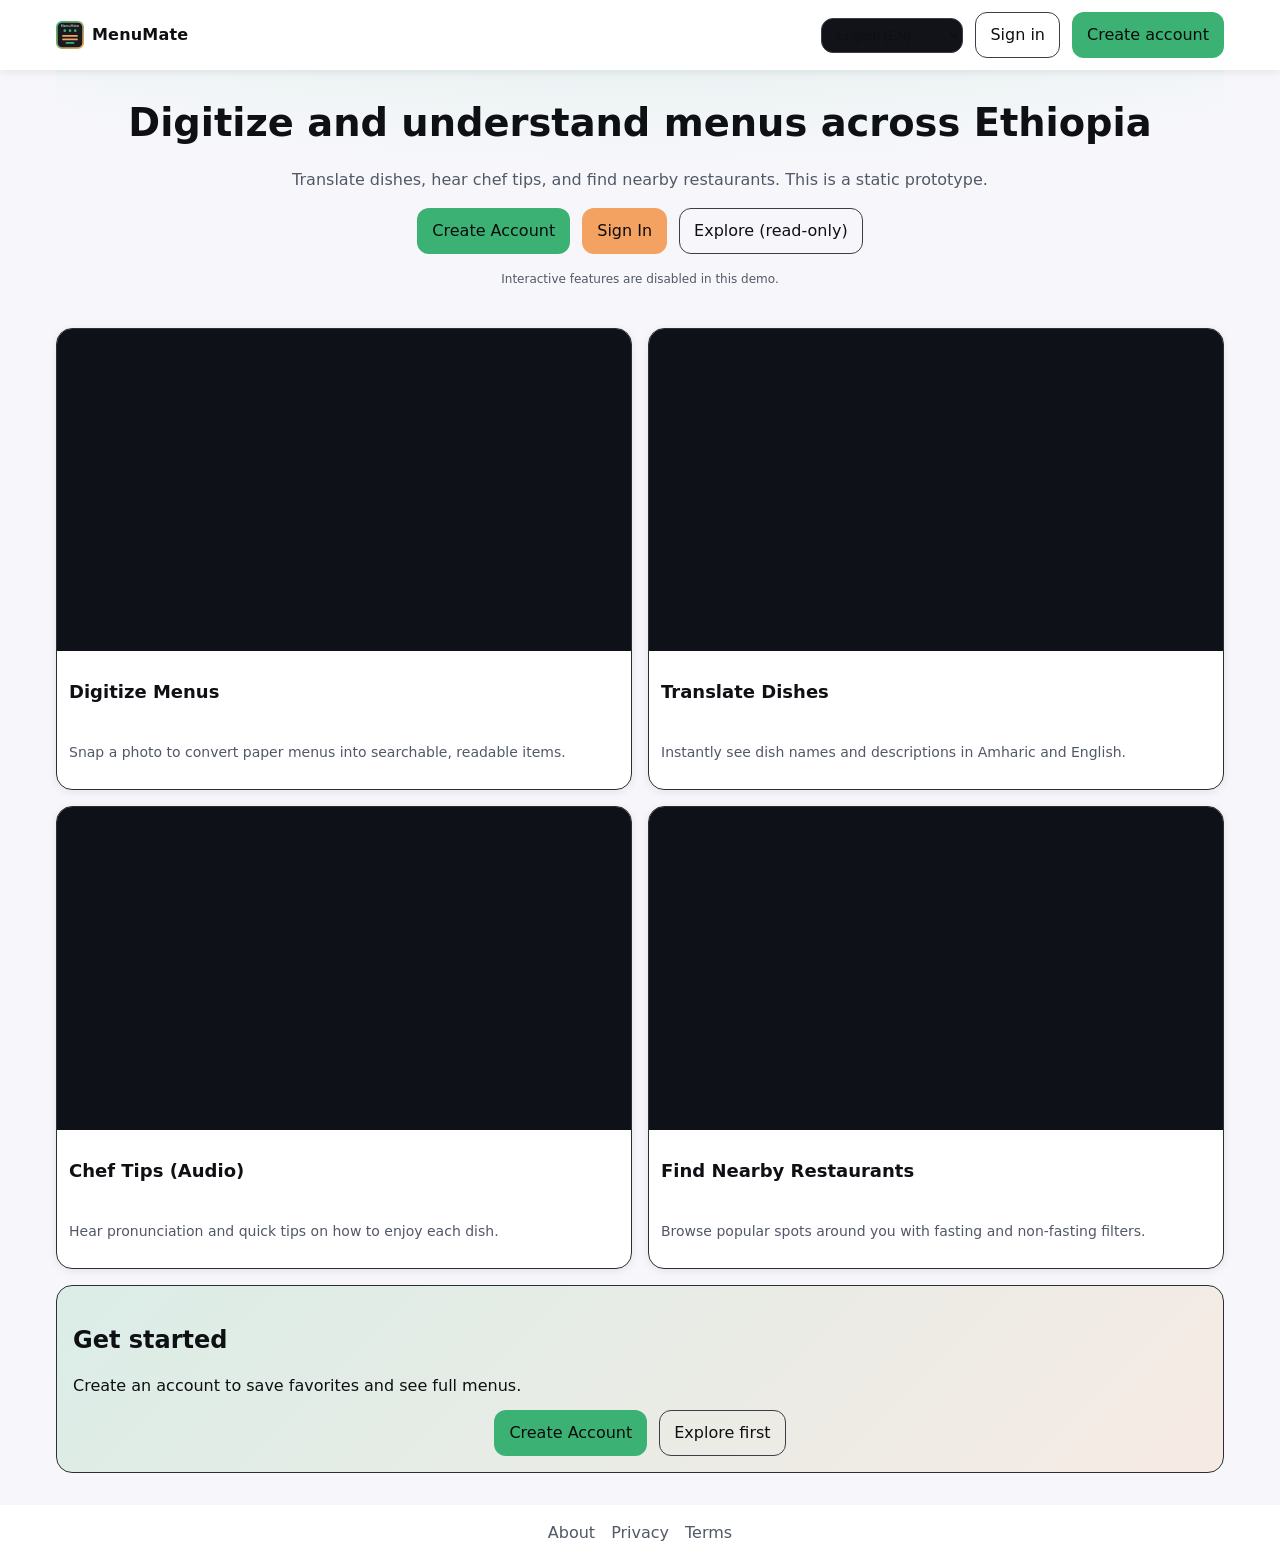
<file: index.html>
<!doctype html>
<html lang="en">
  <head>
    <meta charset="utf-8">
    <meta name="viewport" content="width=device-width, initial-scale=1">
    <title>MenuMate · Onboarding</title>
    <link rel="stylesheet" href="/styles.css">
  </head>
  <body>
    <a class="skip-link" href="#main">Skip to content</a>
    <header class="app-header" role="banner">
      <div class="bar container">
        <a class="brand" href="/index.html">
          <img src="/assets/logo.svg" alt="MenuMate logo" width="28" height="28">
          <span>MenuMate</span>
        </a>
        <div class="header-actions">
          <label class="visually-hidden" for="lang">Language</label>
          <select id="lang" class="lang-select" aria-label="Language selector">
            <option selected>English (EN)</option>
            <option>Amharic (አማርኛ)</option>
          </select>
          <a class="btn btn-ghost" href="/signin.html">Sign in</a>
          <a class="btn btn-primary" href="/signup.html">Create account</a>
        </div>
      </div>
    </header>

    <main id="main" class="container flow">
      <section class="hero" aria-labelledby="tagline">
        <h1 id="tagline">Digitize and understand menus across Ethiopia</h1>
        <p>Translate dishes, hear chef tips, and find nearby restaurants. This is a static prototype.</p>
        <div class="hero-ctas">
          <a class="btn btn-primary" href="/signup.html">Create Account</a>
          <a class="btn btn-secondary" href="/signin.html">Sign In</a>
          <a class="btn btn-ghost" href="/home.html" aria-describedby="explore-note">Explore (read-only)</a>
        </div>
        <p id="explore-note" class="help">Interactive features are disabled in this demo.</p>
      </section>

      <section aria-labelledby="feature1" class="grid cols-2">
        <div class="card" tabindex="0">
          <div class="card-media" aria-hidden="true"></div>
          <div class="card-body">
            <h2 id="feature1" class="card-title">Digitize Menus</h2>
            <p class="card-desc">Snap a photo to convert paper menus into searchable, readable items.</p>
          </div>
        </div>
        <div class="card" tabindex="0">
          <div class="card-media" aria-hidden="true"></div>
          <div class="card-body">
            <h2 class="card-title">Translate Dishes</h2>
            <p class="card-desc">Instantly see dish names and descriptions in Amharic and English.</p>
          </div>
        </div>
        <div class="card" tabindex="0">
          <div class="card-media" aria-hidden="true"></div>
          <div class="card-body">
            <h2 class="card-title">Chef Tips (Audio)</h2>
            <p class="card-desc">Hear pronunciation and quick tips on how to enjoy each dish.</p>
          </div>
        </div>
        <div class="card" tabindex="0">
          <div class="card-media" aria-hidden="true"></div>
          <div class="card-body">
            <h2 class="card-title">Find Nearby Restaurants</h2>
            <p class="card-desc">Browse popular spots around you with fasting and non-fasting filters.</p>
          </div>
        </div>
      </section>

      <section class="banner" aria-labelledby="cta-banner">
        <h2 id="cta-banner" class="mb-2">Get started</h2>
        <p class="mb-3">Create an account to save favorites and see full menus.</p>
        <div class="hero-ctas">
          <a class="btn btn-primary" href="/signup.html">Create Account</a>
          <a class="btn btn-ghost" href="/home.html">Explore first</a>
        </div>
      </section>
    </main>

    <footer class="app-footer" role="contentinfo">
      <nav class="inner container" aria-label="Footer">
        <a href="/index.html">About</a>
        <a href="#" aria-disabled="true" tabindex="-1">Privacy</a>
        <a href="#" aria-disabled="true" tabindex="-1">Terms</a>
      </nav>
    </footer>
  </body>
</html>
</file>
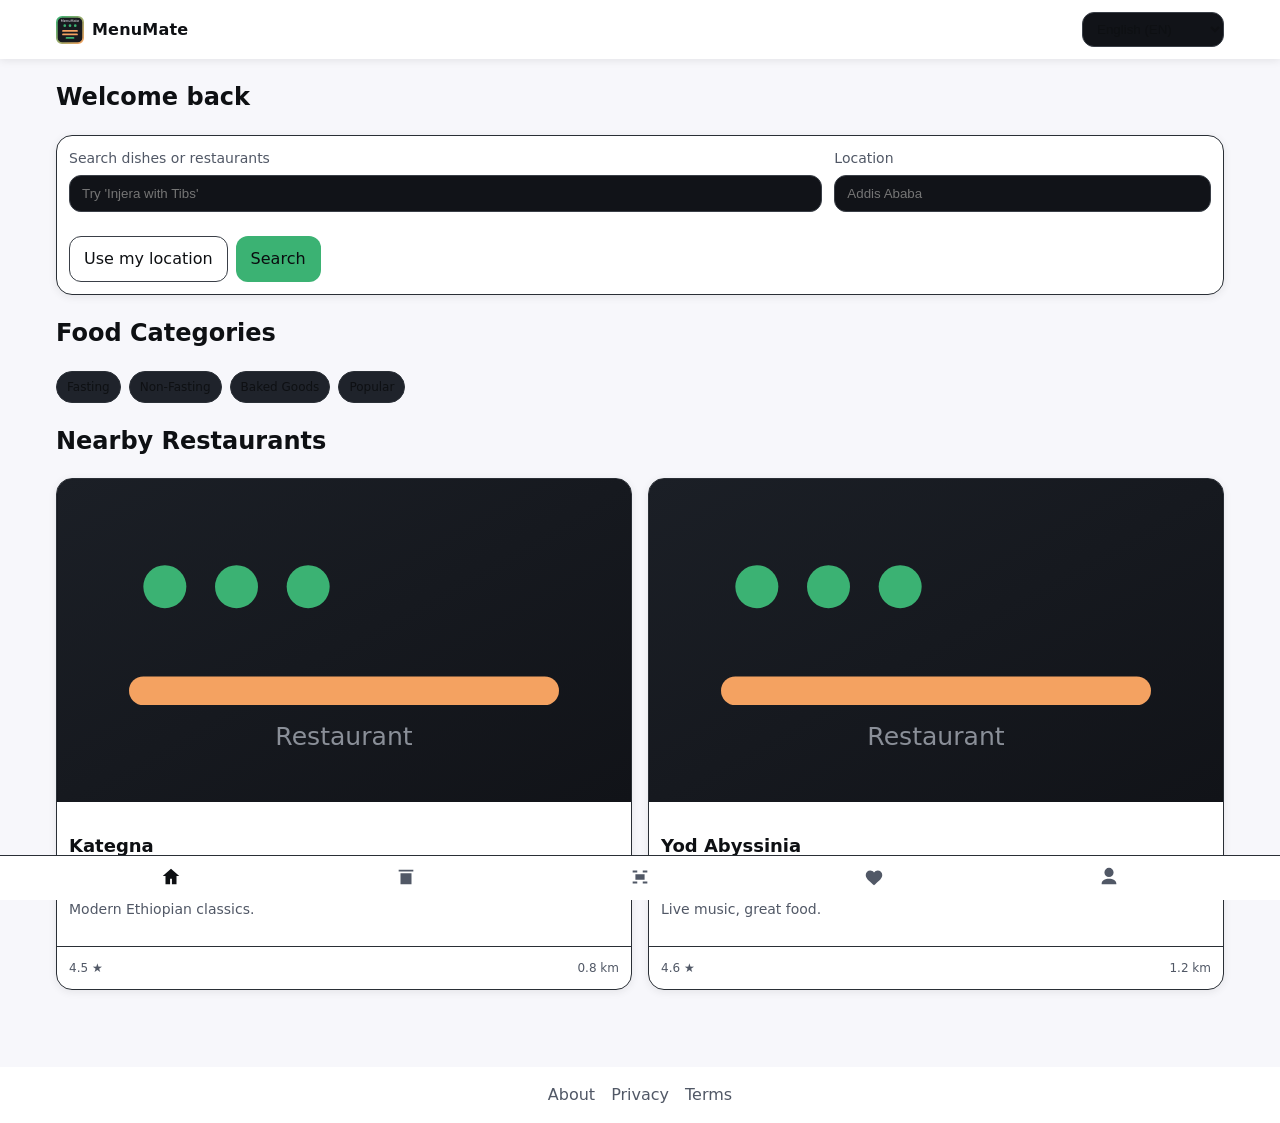
<file: app-home.html>
<!doctype html>
<html lang="en">
  <head>
    <meta charset="utf-8">
    <meta name="viewport" content="width=device-width, initial-scale=1">
    <title>MenuMate · Home (App)</title>
    <link rel="stylesheet" href="/styles.css">
  </head>
  <body>
    <a class="skip-link" href="#main">Skip to content</a>
    <header class="app-header" role="banner">
      <div class="bar container">
        <a class="brand" href="/app-home.html">
          <img src="/assets/logo.svg" alt="MenuMate logo" width="28" height="28">
          <span>MenuMate</span>
        </a>
        <div class="header-actions">
          <label class="visually-hidden" for="lang">Language</label>
          <select id="lang" class="lang-select" aria-label="Language selector">
            <option selected>English (EN)</option>
            <option>Amharic (አማርኛ)</option>
          </select>
        </div>
      </div>
    </header>

    <main id="main" class="container flow">
      <section aria-labelledby="welcome">
        <h1 id="welcome">Welcome back</h1>
        <form class="search-bar" action="/restaurants.html" method="get">
          <div class="search-row">
            <div class="field">
              <label class="label" for="q">Search dishes or restaurants</label>
              <input class="input" id="q" name="q" type="search" placeholder="Try 'Injera with Tibs'">
            </div>
            <div class="field">
              <label class="label" for="loc">Location</label>
              <input class="input" id="loc" name="loc" type="text" placeholder="Addis Ababa">
            </div>
          </div>
          <div class="chips mt-3">
            <button class="btn btn-ghost" type="button" title="Static demo">Use my location</button>
            <button class="btn btn-primary" type="submit">Search</button>
          </div>
        </form>
      </section>

      <section aria-labelledby="categories">
        <h2 id="categories">Food Categories</h2>
        <div class="chips">
          <a class="chip" href="/restaurants.html">Fasting</a>
          <a class="chip" href="/restaurants.html">Non-Fasting</a>
          <a class="chip" href="/restaurants.html">Baked Goods</a>
          <a class="chip" href="/restaurants.html">Popular</a>
        </div>
      </section>

      <section aria-labelledby="nearby">
        <h2 id="nearby">Nearby Restaurants</h2>
        <div class="grid cols-2">
          <article class="card">
            <a href="/restaurant.html"><img class="card-media cover" src="/assets/sample-restaurant.svg" alt="Kategna restaurant"></a>
            <div class="card-body">
              <h3 class="card-title"><a href="/restaurant.html">Kategna</a></h3>
              <p class="card-desc">Modern Ethiopian classics.</p>
            </div>
            <div class="card-meta"><span>4.5 ★</span><span>0.8 km</span></div>
          </article>
          <article class="card">
            <a href="/restaurant.html"><img class="card-media cover" src="/assets/sample-restaurant.svg" alt="Yod Abyssinia restaurant"></a>
            <div class="card-body">
              <h3 class="card-title"><a href="/restaurant.html">Yod Abyssinia</a></h3>
              <p class="card-desc">Live music, great food.</p>
            </div>
            <div class="card-meta"><span>4.6 ★</span><span>1.2 km</span></div>
          </article>
        </div>
      </section>
    </main>

    <nav class="bottom-nav" role="navigation" aria-label="Primary">
      <div class="inner container">
        <a href="/app-home.html" aria-current="page">
          <svg aria-hidden="true" viewBox="0 0 24 24" fill="currentColor"><path d="M12 3l9 8h-3v9h-5v-6H11v6H6v-9H3z"/></svg>
          <span class="visually-hidden">Home</span>
        </a>
        <a href="/restaurants.html">
          <svg aria-hidden="true" viewBox="0 0 24 24" fill="currentColor"><path d="M4 4h16v2H4zm2 4h12v12H6z"/></svg>
          <span class="visually-hidden">Restaurants</span>
        </a>
        <a href="/scan.html">
          <svg aria-hidden="true" viewBox="0 0 24 24" fill="currentColor"><path d="M4 7V5h5v2zm11 0V5h5v2zM4 19v-2h5v2zm11 0v-2h5v2zM7 9h10v6H7z"/></svg>
          <span class="visually-hidden">Scan</span>
        </a>
        <a href="/favorites.html">
          <svg aria-hidden="true" viewBox="0 0 24 24" fill="currentColor"><path d="M12 21l-1.4-1.2C6 16 3 13.3 3 9.9A4.9 4.9 0 018 5c1.6 0 3 .8 4 2a5.1 5.1 0 014-2 4.9 4.9 0 015 4.9c0 3.4-3 6.1-7.6 9.9z"/></svg>
          <span class="visually-hidden">Favorites</span>
        </a>
        <a href="/profile.html">
          <svg aria-hidden="true" viewBox="0 0 24 24" fill="currentColor"><path d="M12 12a5 5 0 100-10 5 5 0 000 10zm0 2c-4.4 0-8 2.2-8 5v1h16v-1c0-2.8-3.6-5-8-5z"/></svg>
          <span class="visually-hidden">Profile</span>
        </a>
      </div>
    </nav>

    <footer class="app-footer" role="contentinfo">
      <nav class="inner container" aria-label="Footer">
        <a href="/index.html">About</a>
        <a href="#" aria-disabled="true" tabindex="-1">Privacy</a>
        <a href="#" aria-disabled="true" tabindex="-1">Terms</a>
      </nav>
    </footer>
  </body>
</html>
</file>
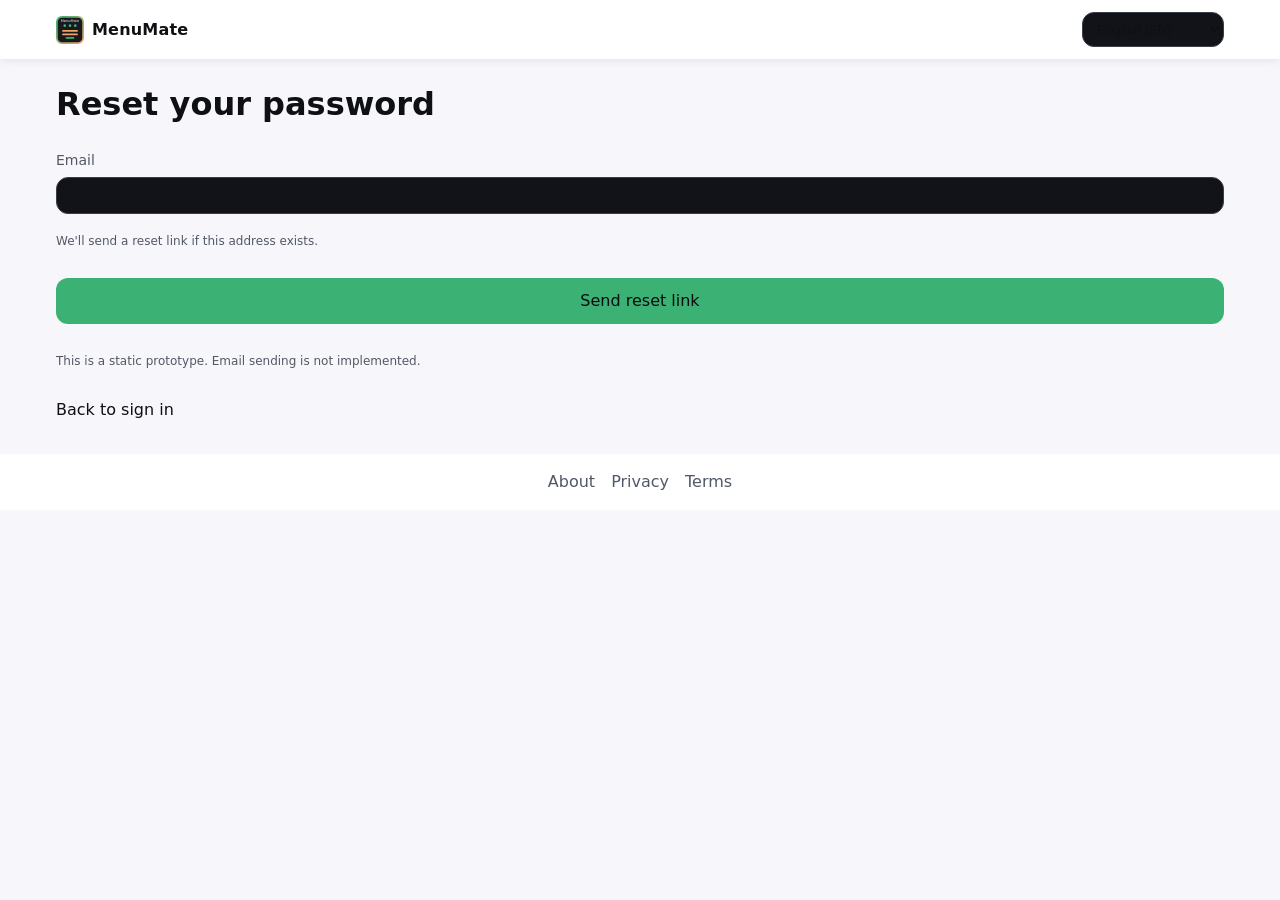
<file: forgot-password.html>
<!doctype html>
<html lang="en">
  <head>
    <meta charset="utf-8">
    <meta name="viewport" content="width=device-width, initial-scale=1">
    <title>MenuMate · Forgot password</title>
    <link rel="stylesheet" href="/styles.css">
  </head>
  <body>
    <a class="skip-link" href="#main">Skip to content</a>
    <header class="app-header" role="banner">
      <div class="bar container">
        <a class="brand" href="/index.html">
          <img src="/assets/logo.svg" alt="MenuMate logo" width="28" height="28">
          <span>MenuMate</span>
        </a>
        <div class="header-actions">
          <label class="visually-hidden" for="lang">Language</label>
          <select id="lang" class="lang-select" aria-label="Language selector">
            <option selected>English (EN)</option>
            <option>Amharic (አማርኛ)</option>
          </select>
        </div>
      </div>
    </header>

    <main id="main" class="container flow">
      <h1>Reset your password</h1>
      <form class="grid" action="/signin.html" method="get" aria-describedby="reset-note">
        <div class="field">
          <label class="label" for="email">Email</label>
          <input class="input" id="email" name="email" type="email" autocomplete="email" required>
          <p class="help">We'll send a reset link if this address exists.</p>
        </div>
        <button class="btn btn-primary" type="submit">Send reset link</button>
        <p id="reset-note" class="help">This is a static prototype. Email sending is not implemented.</p>
      </form>
      <p class="mt-4"><a href="/signin.html">Back to sign in</a></p>
    </main>

    <footer class="app-footer" role="contentinfo">
      <nav class="inner container" aria-label="Footer">
        <a href="/index.html">About</a>
        <a href="#" aria-disabled="true" tabindex="-1">Privacy</a>
        <a href="#" aria-disabled="true" tabindex="-1">Terms</a>
      </nav>
    </footer>
  </body>
</html>
</file>
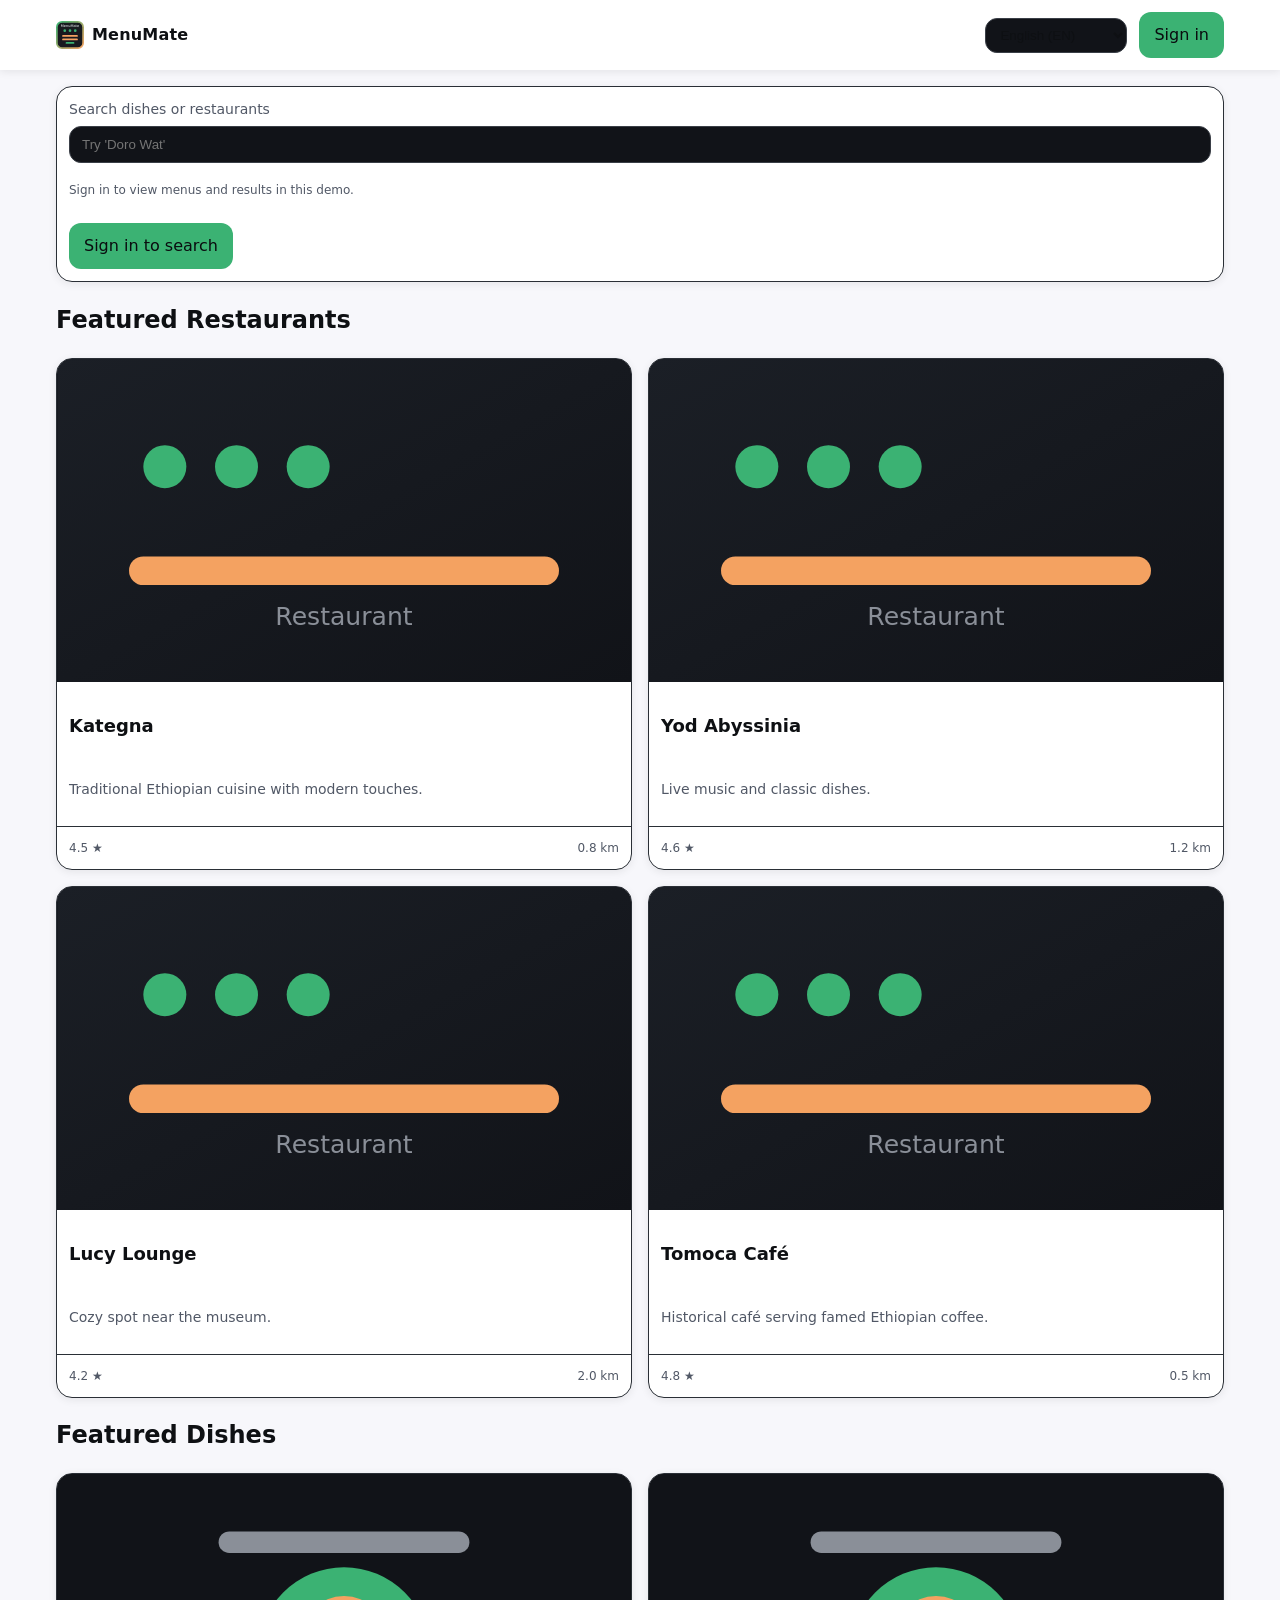
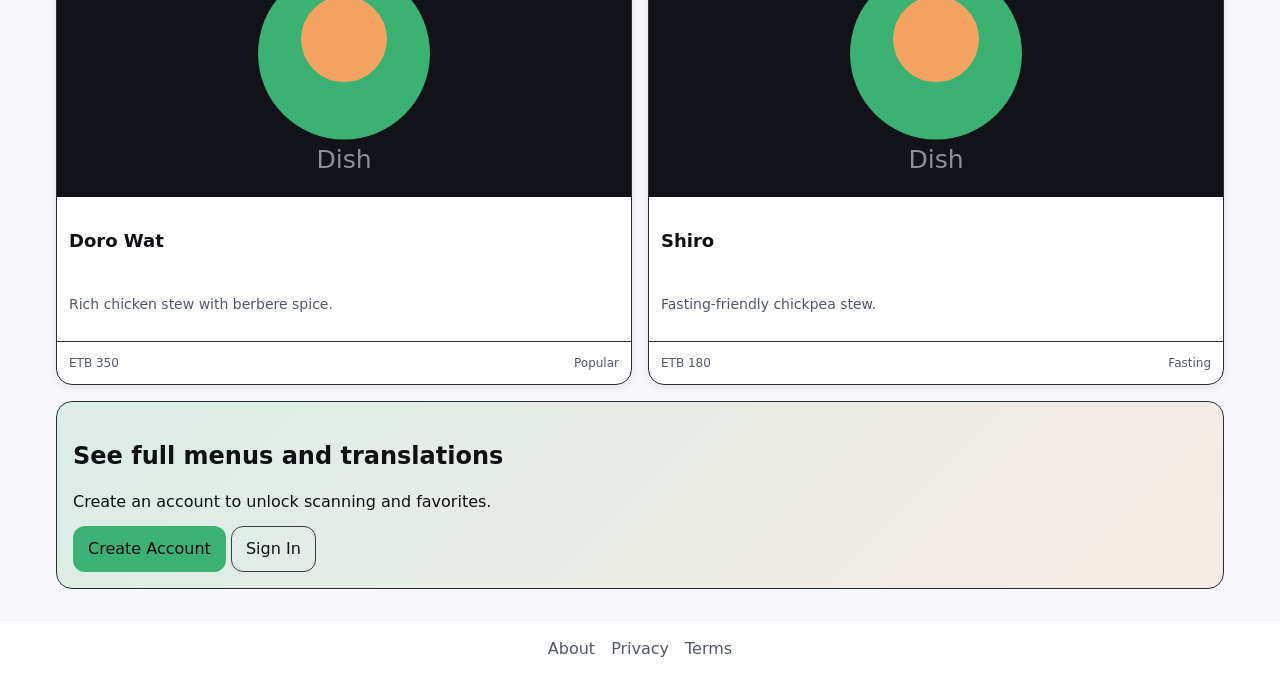
<file: home.html>
<!doctype html>
<html lang="en">
  <head>
    <meta charset="utf-8">
    <meta name="viewport" content="width=device-width, initial-scale=1">
    <title>MenuMate · Home</title>
    <link rel="stylesheet" href="/styles.css">
  </head>
  <body>
    <a class="skip-link" href="#main">Skip to content</a>
    <header class="app-header" role="banner">
      <div class="bar container">
        <a class="brand" href="/index.html">
          <img src="/assets/logo.svg" alt="MenuMate logo" width="28" height="28">
          <span>MenuMate</span>
        </a>
        <div class="header-actions">
          <label class="visually-hidden" for="lang">Language</label>
          <select id="lang" class="lang-select" aria-label="Language selector">
            <option selected>English (EN)</option>
            <option>Amharic (አማርኛ)</option>
          </select>
          <a class="btn btn-primary" href="/signin.html">Sign in</a>
        </div>
      </div>
    </header>

    <main id="main" class="container flow">
      <h1 class="visually-hidden">Welcome to MenuMate</h1>

      <section aria-labelledby="search">
        <h2 id="search" class="visually-hidden">Search</h2>
        <form class="search-bar" role="search" aria-describedby="disabled-msg" action="#" method="get">
          <div class="field">
            <label class="label" for="q">Search dishes or restaurants</label>
            <input class="input" id="q" name="q" type="search" placeholder="Try 'Doro Wat'" disabled>
            <p id="disabled-msg" class="help">Sign in to view menus and results in this demo.</p>
          </div>
          <div>
            <a class="btn btn-primary" href="/signin.html" aria-label="Sign in to search">Sign in to search</a>
          </div>
        </form>
      </section>

      <section aria-labelledby="featured-restaurants">
        <h2 id="featured-restaurants">Featured Restaurants</h2>
        <div class="grid cols-2">
          <article class="card">
            <img class="card-media cover" src="/assets/sample-restaurant.svg" alt="Kategna restaurant cover">
            <div class="card-body">
              <h3 class="card-title">Kategna</h3>
              <p class="card-desc">Traditional Ethiopian cuisine with modern touches.</p>
            </div>
            <div class="card-meta">
              <span>4.5 ★</span>
              <span>0.8 km</span>
            </div>
          </article>
          <article class="card">
            <img class="card-media cover" src="/assets/sample-restaurant.svg" alt="Yod Abyssinia restaurant cover">
            <div class="card-body">
              <h3 class="card-title">Yod Abyssinia</h3>
              <p class="card-desc">Live music and classic dishes.</p>
            </div>
            <div class="card-meta">
              <span>4.6 ★</span>
              <span>1.2 km</span>
            </div>
          </article>
          <article class="card">
            <img class="card-media cover" src="/assets/sample-restaurant.svg" alt="Lucy Lounge restaurant cover">
            <div class="card-body">
              <h3 class="card-title">Lucy Lounge</h3>
              <p class="card-desc">Cozy spot near the museum.</p>
            </div>
            <div class="card-meta">
              <span>4.2 ★</span>
              <span>2.0 km</span>
            </div>
          </article>
          <article class="card">
            <img class="card-media cover" src="/assets/sample-restaurant.svg" alt="Tomoca Café cover">
            <div class="card-body">
              <h3 class="card-title">Tomoca Café</h3>
              <p class="card-desc">Historical café serving famed Ethiopian coffee.</p>
            </div>
            <div class="card-meta">
              <span>4.8 ★</span>
              <span>0.5 km</span>
            </div>
          </article>
        </div>
      </section>

      <section aria-labelledby="featured-dishes">
        <h2 id="featured-dishes">Featured Dishes</h2>
        <div class="grid cols-2">
          <article class="card">
            <img class="card-media cover" src="/assets/sample-dish.svg" alt="Doro Wat dish">
            <div class="card-body">
              <h3 class="card-title">Doro Wat</h3>
              <p class="card-desc">Rich chicken stew with berbere spice.</p>
            </div>
            <div class="card-meta">
              <span>ETB 350</span>
              <span>Popular</span>
            </div>
          </article>
          <article class="card">
            <img class="card-media cover" src="/assets/sample-dish.svg" alt="Shiro dish">
            <div class="card-body">
              <h3 class="card-title">Shiro</h3>
              <p class="card-desc">Fasting-friendly chickpea stew.</p>
            </div>
            <div class="card-meta">
              <span>ETB 180</span>
              <span>Fasting</span>
            </div>
          </article>
        </div>
      </section>

      <section class="banner" aria-labelledby="cta-signin">
        <h2 id="cta-signin" class="mb-2">See full menus and translations</h2>
        <p class="mb-3">Create an account to unlock scanning and favorites.</p>
        <a href="/signup.html" class="btn btn-primary">Create Account</a>
        <a href="/signin.html" class="btn btn-ghost">Sign In</a>
      </section>
    </main>

    <footer class="app-footer" role="contentinfo">
      <nav class="inner container" aria-label="Footer">
        <a href="/index.html">About</a>
        <a href="#" aria-disabled="true" tabindex="-1">Privacy</a>
        <a href="#" aria-disabled="true" tabindex="-1">Terms</a>
      </nav>
    </footer>
  </body>
</html>
</file>
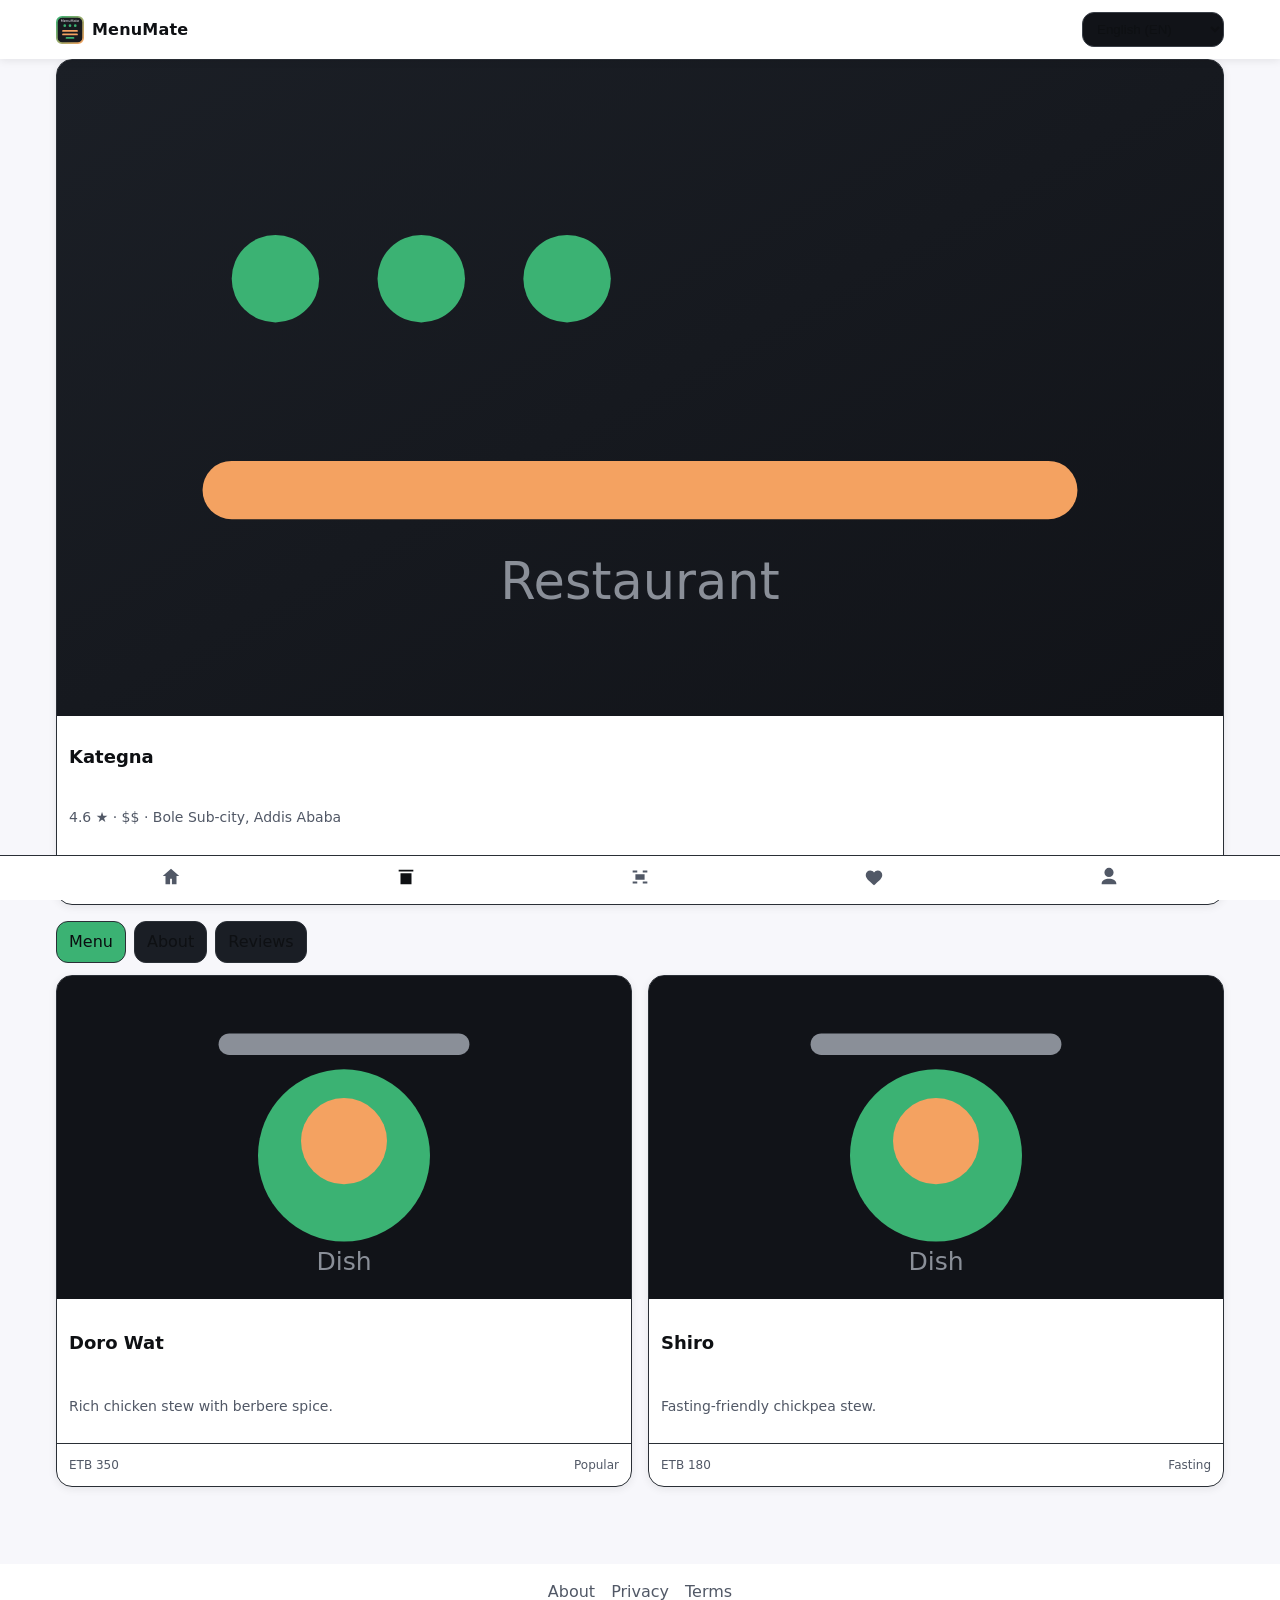
<file: restaurant.html>
<!doctype html>
<html lang="en">
  <head>
    <meta charset="utf-8">
    <meta name="viewport" content="width=device-width, initial-scale=1">
    <title>MenuMate · Restaurant</title>
    <link rel="stylesheet" href="/styles.css">
  </head>
  <body>
    <a class="skip-link" href="#main">Skip to content</a>
    <header class="app-header" role="banner">
      <div class="bar container">
        <a class="brand" href="/app-home.html">
          <img src="/assets/logo.svg" alt="MenuMate logo" width="28" height="28">
          <span>MenuMate</span>
        </a>
        <div class="header-actions">
          <label class="visually-hidden" for="lang">Language</label>
          <select id="lang" class="lang-select" aria-label="Language selector">
            <option selected>English (EN)</option>
            <option>Amharic (አማርኛ)</option>
          </select>
        </div>
      </div>
    </header>

    <main id="main" class="container flow">
      <article class="card">
        <img class="card-media cover" src="/assets/sample-restaurant.svg" alt="Kategna restaurant cover">
        <div class="card-body">
          <h1 class="card-title">Kategna</h1>
          <p class="card-desc">4.6 ★ · $$ · Bole Sub-city, Addis Ababa</p>
          <p class="help">Open today: 8:00–22:00 · +251 11 234 5678</p>
        </div>
      </article>

      <section class="tabs" aria-labelledby="menu-tabs">
        <h2 id="menu-tabs" class="visually-hidden">Restaurant information</h2>
        <input type="radio" name="tabs" id="tab-menu" checked>
        <input type="radio" name="tabs" id="tab-about">
        <input type="radio" name="tabs" id="tab-reviews">
        <div class="tab-list" role="tablist">
          <label for="tab-menu" role="tab" aria-controls="panel-menu">Menu</label>
          <label for="tab-about" role="tab" aria-controls="panel-about">About</label>
          <label for="tab-reviews" role="tab" aria-controls="panel-reviews">Reviews</label>
        </div>
        <div class="panels">
          <section id="panel-menu" role="tabpanel" class="tab-panel" aria-labelledby="tab-menu">
            <div class="grid cols-2">
              <article class="card">
                <a href="/item.html"><img class="card-media cover" src="/assets/sample-dish.svg" alt="Doro Wat"></a>
                <div class="card-body">
                  <h3 class="card-title"><a href="/item.html">Doro Wat</a></h3>
                  <p class="card-desc">Rich chicken stew with berbere spice.</p>
                </div>
                <div class="card-meta"><span>ETB 350</span><span>Popular</span></div>
              </article>
              <article class="card">
                <a href="/item.html"><img class="card-media cover" src="/assets/sample-dish.svg" alt="Shiro"></a>
                <div class="card-body">
                  <h3 class="card-title"><a href="/item.html">Shiro</a></h3>
                  <p class="card-desc">Fasting-friendly chickpea stew.</p>
                </div>
                <div class="card-meta"><span>ETB 180</span><span>Fasting</span></div>
              </article>
            </div>
          </section>

          <section id="panel-about" role="tabpanel" class="tab-panel" aria-labelledby="tab-about">
            <h3>About</h3>
            <p>Authentic Ethiopian dishes served in a cozy atmosphere. Lorem ipsum dolor sit amet, consectetur adipiscing elit.</p>
            <div class="grid cols-2">
              <div class="card">
                <div class="card-body">
                  <h4 class="card-title">Hours</h4>
                  <ul class="list">
                    <li>Mon–Fri: 8:00–22:00</li>
                    <li>Sat–Sun: 9:00–23:00</li>
                  </ul>
                </div>
              </div>
              <div class="card">
                <div class="card-body">
                  <h4 class="card-title">Contact</h4>
                  <ul class="list">
                    <li>Phone: +251 11 234 5678</li>
                    <li>Address: Bole Sub-city, Addis Ababa</li>
                  </ul>
                </div>
              </div>
            </div>
            <div class="chips mt-4">
              <span class="chip">Vegan options</span>
              <span class="chip">Fasting</span>
              <span class="chip">Non-Fasting</span>
            </div>
            <div class="empty mt-4" role="img" aria-label="Map placeholder">Map preview (static)</div>
          </section>

          <section id="panel-reviews" role="tabpanel" class="tab-panel" aria-labelledby="tab-reviews">
            <h3>Reviews</h3>
            <article class="card">
              <div class="card-body">
                <strong>Helina</strong>
                <div class="help">4 ★ · 2 days ago</div>
                <p class="mt-2">Great food and friendly staff!</p>
              </div>
            </article>

            <form class="grid mt-4" action="#" method="post" aria-describedby="review-note">
              <div class="field">
                <label class="label" for="name">Name</label>
                <input class="input" id="name" name="name" type="text" required>
              </div>
              <fieldset class="field">
                <legend class="label">Rating</legend>
                <div class="rating" aria-label="Rate from 1 to 5 stars">
                  <input type="radio" id="star5" name="rating" value="5"><label for="star5" title="5 stars"></label>
                  <input type="radio" id="star4" name="rating" value="4"><label for="star4" title="4 stars"></label>
                  <input type="radio" id="star3" name="rating" value="3"><label for="star3" title="3 stars"></label>
                  <input type="radio" id="star2" name="rating" value="2"><label for="star2" title="2 stars"></label>
                  <input type="radio" id="star1" name="rating" value="1"><label for="star1" title="1 star"></label>
                </div>
              </fieldset>
              <div class="field">
                <label class="label" for="comment">Comment</label>
                <textarea class="textarea" id="comment" name="comment"></textarea>
              </div>
              <div class="field">
                <label class="label" for="photo">Photo</label>
                <input class="file" id="photo" name="photo" type="file" accept="image/*">
                <p class="help">Uploads are not processed in this prototype.</p>
              </div>
              <button class="btn btn-primary" type="submit">Submit review</button>
              <p id="review-note" class="help">This is a static prototype.</p>
            </form>
          </section>
        </div>
      </section>
    </main>

    <nav class="bottom-nav" role="navigation" aria-label="Primary">
      <div class="inner container">
        <a href="/app-home.html">
          <svg aria-hidden="true" viewBox="0 0 24 24" fill="currentColor"><path d="M12 3l9 8h-3v9h-5v-6H11v6H6v-9H3z"/></svg>
          <span class="visually-hidden">Home</span>
        </a>
        <a href="/restaurants.html" aria-current="page">
          <svg aria-hidden="true" viewBox="0 0 24 24" fill="currentColor"><path d="M4 4h16v2H4zm2 4h12v12H6z"/></svg>
          <span class="visually-hidden">Restaurants</span>
        </a>
        <a href="/scan.html">
          <svg aria-hidden="true" viewBox="0 0 24 24" fill="currentColor"><path d="M4 7V5h5v2zm11 0V5h5v2zM4 19v-2h5v2zm11 0v-2h5v2zM7 9h10v6H7z"/></svg>
          <span class="visually-hidden">Scan</span>
        </a>
        <a href="/favorites.html">
          <svg aria-hidden="true" viewBox="0 0 24 24" fill="currentColor"><path d="M12 21l-1.4-1.2C6 16 3 13.3 3 9.9A4.9 4.9 0 018 5c1.6 0 3 .8 4 2a5.1 5.1 0 014-2 4.9 4.9 0 015 4.9c0 3.4-3 6.1-7.6 9.9z"/></svg>
          <span class="visually-hidden">Favorites</span>
        </a>
        <a href="/profile.html">
          <svg aria-hidden="true" viewBox="0 0 24 24" fill="currentColor"><path d="M12 12a5 5 0 100-10 5 5 0 000 10zm0 2c-4.4 0-8 2.2-8 5v1h16v-1c0-2.8-3.6-5-8-5z"/></svg>
          <span class="visually-hidden">Profile</span>
        </a>
      </div>
    </nav>

    <footer class="app-footer" role="contentinfo">
      <nav class="inner container" aria-label="Footer">
        <a href="/index.html">About</a>
        <a href="#" aria-disabled="true" tabindex="-1">Privacy</a>
        <a href="#" aria-disabled="true" tabindex="-1">Terms</a>
      </nav>
    </footer>
  </body>
</html>
</file>
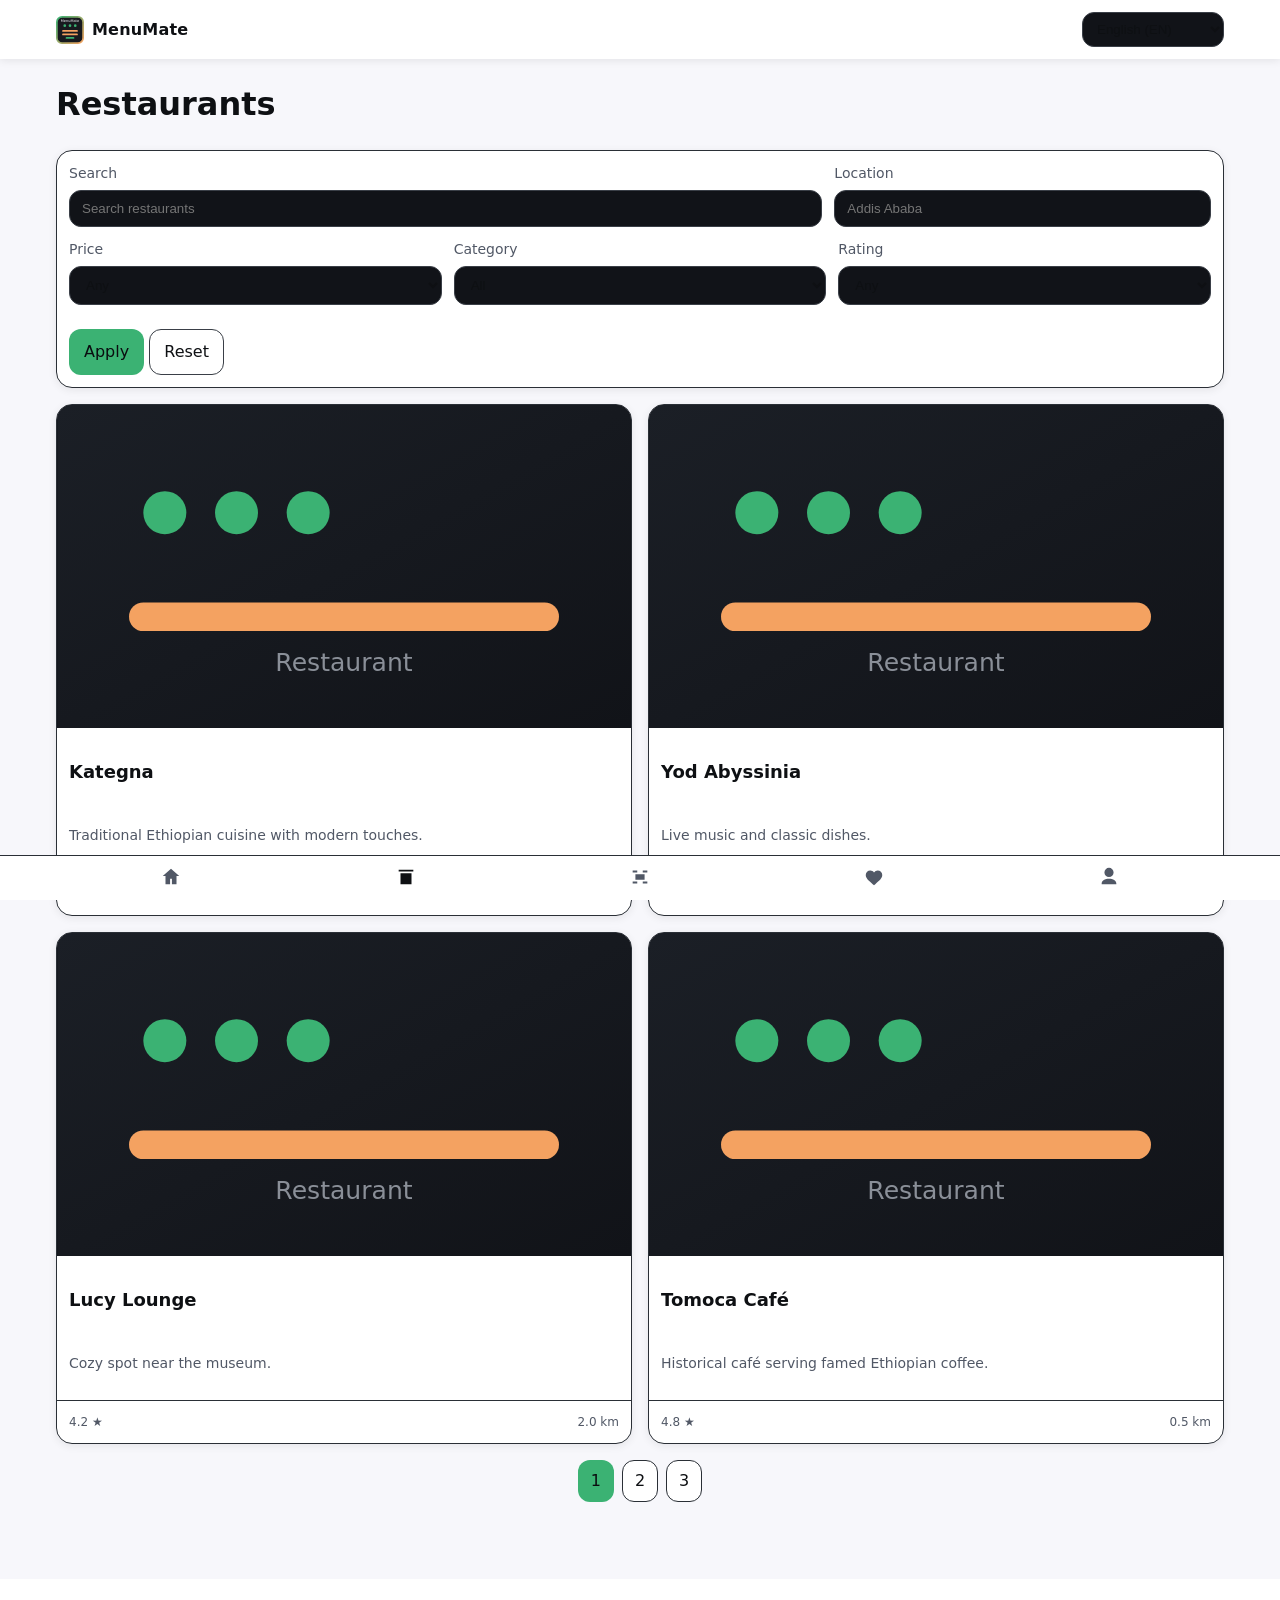
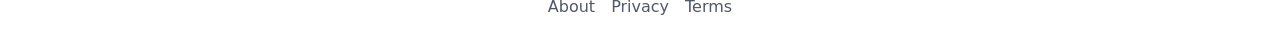
<file: restaurants.html>
<!doctype html>
<html lang="en">
  <head>
    <meta charset="utf-8">
    <meta name="viewport" content="width=device-width, initial-scale=1">
    <title>MenuMate · Restaurants</title>
    <link rel="stylesheet" href="/styles.css">
  </head>
  <body>
    <a class="skip-link" href="#main">Skip to content</a>
    <header class="app-header" role="banner">
      <div class="bar container">
        <a class="brand" href="/app-home.html">
          <img src="/assets/logo.svg" alt="MenuMate logo" width="28" height="28">
          <span>MenuMate</span>
        </a>
        <div class="header-actions">
          <label class="visually-hidden" for="lang">Language</label>
          <select id="lang" class="lang-select" aria-label="Language selector">
            <option selected>English (EN)</option>
            <option>Amharic (አማርኛ)</option>
          </select>
        </div>
      </div>
    </header>

    <main id="main" class="container flow">
      <h1>Restaurants</h1>
      <form class="search-bar" action="#" method="get">
        <div class="search-row">
          <div class="field">
            <label class="label" for="q">Search</label>
            <input class="input" id="q" name="q" type="search" placeholder="Search restaurants">
          </div>
          <div class="field">
            <label class="label" for="loc">Location</label>
            <input class="input" id="loc" name="loc" type="text" placeholder="Addis Ababa">
          </div>
        </div>
        <div class="grid" style="grid-template-columns: repeat(3, 1fr); gap: 12px;">
          <label class="field"><span class="label">Price</span>
            <select class="select" name="price">
              <option>Any</option>
              <option>ETB</option>
              <option>ETB ETB</option>
              <option>ETB ETB ETB</option>
            </select>
          </label>
          <label class="field"><span class="label">Category</span>
            <select class="select" name="cat">
              <option>All</option>
              <option>Fasting</option>
              <option>Non-Fasting</option>
              <option>Baked Goods</option>
            </select>
          </label>
          <label class="field"><span class="label">Rating</span>
            <select class="select" name="rating">
              <option>Any</option>
              <option>4★ and up</option>
              <option>3★ and up</option>
            </select>
          </label>
        </div>
        <div class="mt-3">
          <button class="btn btn-primary" type="submit">Apply</button>
          <button class="btn btn-ghost" type="reset">Reset</button>
        </div>
      </form>

      <section aria-labelledby="results">
        <h2 id="results" class="visually-hidden">Results</h2>
        <div class="grid cols-2">
          <article class="card">
            <a href="/restaurant.html"><img class="card-media cover" src="/assets/sample-restaurant.svg" alt="Kategna"></a>
            <div class="card-body">
              <h3 class="card-title"><a href="/restaurant.html">Kategna</a></h3>
              <p class="card-desc">Traditional Ethiopian cuisine with modern touches.</p>
            </div>
            <div class="card-meta"><span>4.5 ★</span><span>0.8 km</span></div>
          </article>
          <article class="card">
            <a href="/restaurant.html"><img class="card-media cover" src="/assets/sample-restaurant.svg" alt="Yod Abyssinia"></a>
            <div class="card-body">
              <h3 class="card-title"><a href="/restaurant.html">Yod Abyssinia</a></h3>
              <p class="card-desc">Live music and classic dishes.</p>
            </div>
            <div class="card-meta"><span>4.6 ★</span><span>1.2 km</span></div>
          </article>
          <article class="card">
            <a href="/restaurant.html"><img class="card-media cover" src="/assets/sample-restaurant.svg" alt="Lucy Lounge"></a>
            <div class="card-body">
              <h3 class="card-title"><a href="/restaurant.html">Lucy Lounge</a></h3>
              <p class="card-desc">Cozy spot near the museum.</p>
            </div>
            <div class="card-meta"><span>4.2 ★</span><span>2.0 km</span></div>
          </article>
          <article class="card">
            <a href="/restaurant.html"><img class="card-media cover" src="/assets/sample-restaurant.svg" alt="Tomoca Café"></a>
            <div class="card-body">
              <h3 class="card-title"><a href="/restaurant.html">Tomoca Café</a></h3>
              <p class="card-desc">Historical café serving famed Ethiopian coffee.</p>
            </div>
            <div class="card-meta"><span>4.8 ★</span><span>0.5 km</span></div>
          </article>
        </div>
      </section>

      <nav class="pagination" aria-label="Pagination">
        <a href="#" aria-current="page">1</a>
        <a href="#">2</a>
        <a href="#">3</a>
      </nav>
    </main>

    <nav class="bottom-nav" role="navigation" aria-label="Primary">
      <div class="inner container">
        <a href="/app-home.html">
          <svg aria-hidden="true" viewBox="0 0 24 24" fill="currentColor"><path d="M12 3l9 8h-3v9h-5v-6H11v6H6v-9H3z"/></svg>
          <span class="visually-hidden">Home</span>
        </a>
        <a href="/restaurants.html" aria-current="page">
          <svg aria-hidden="true" viewBox="0 0 24 24" fill="currentColor"><path d="M4 4h16v2H4zm2 4h12v12H6z"/></svg>
          <span class="visually-hidden">Restaurants</span>
        </a>
        <a href="/scan.html">
          <svg aria-hidden="true" viewBox="0 0 24 24" fill="currentColor"><path d="M4 7V5h5v2zm11 0V5h5v2zM4 19v-2h5v2zm11 0v-2h5v2zM7 9h10v6H7z"/></svg>
          <span class="visually-hidden">Scan</span>
        </a>
        <a href="/favorites.html">
          <svg aria-hidden="true" viewBox="0 0 24 24" fill="currentColor"><path d="M12 21l-1.4-1.2C6 16 3 13.3 3 9.9A4.9 4.9 0 018 5c1.6 0 3 .8 4 2a5.1 5.1 0 014-2 4.9 4.9 0 015 4.9c0 3.4-3 6.1-7.6 9.9z"/></svg>
          <span class="visually-hidden">Favorites</span>
        </a>
        <a href="/profile.html">
          <svg aria-hidden="true" viewBox="0 0 24 24" fill="currentColor"><path d="M12 12a5 5 0 100-10 5 5 0 000 10zm0 2c-4.4 0-8 2.2-8 5v1h16v-1c0-2.8-3.6-5-8-5z"/></svg>
          <span class="visually-hidden">Profile</span>
        </a>
      </div>
    </nav>

    <footer class="app-footer" role="contentinfo">
      <nav class="inner container" aria-label="Footer">
        <a href="/index.html">About</a>
        <a href="#" aria-disabled="true" tabindex="-1">Privacy</a>
        <a href="#" aria-disabled="true" tabindex="-1">Terms</a>
      </nav>
    </footer>
  </body>
</html>
</file>
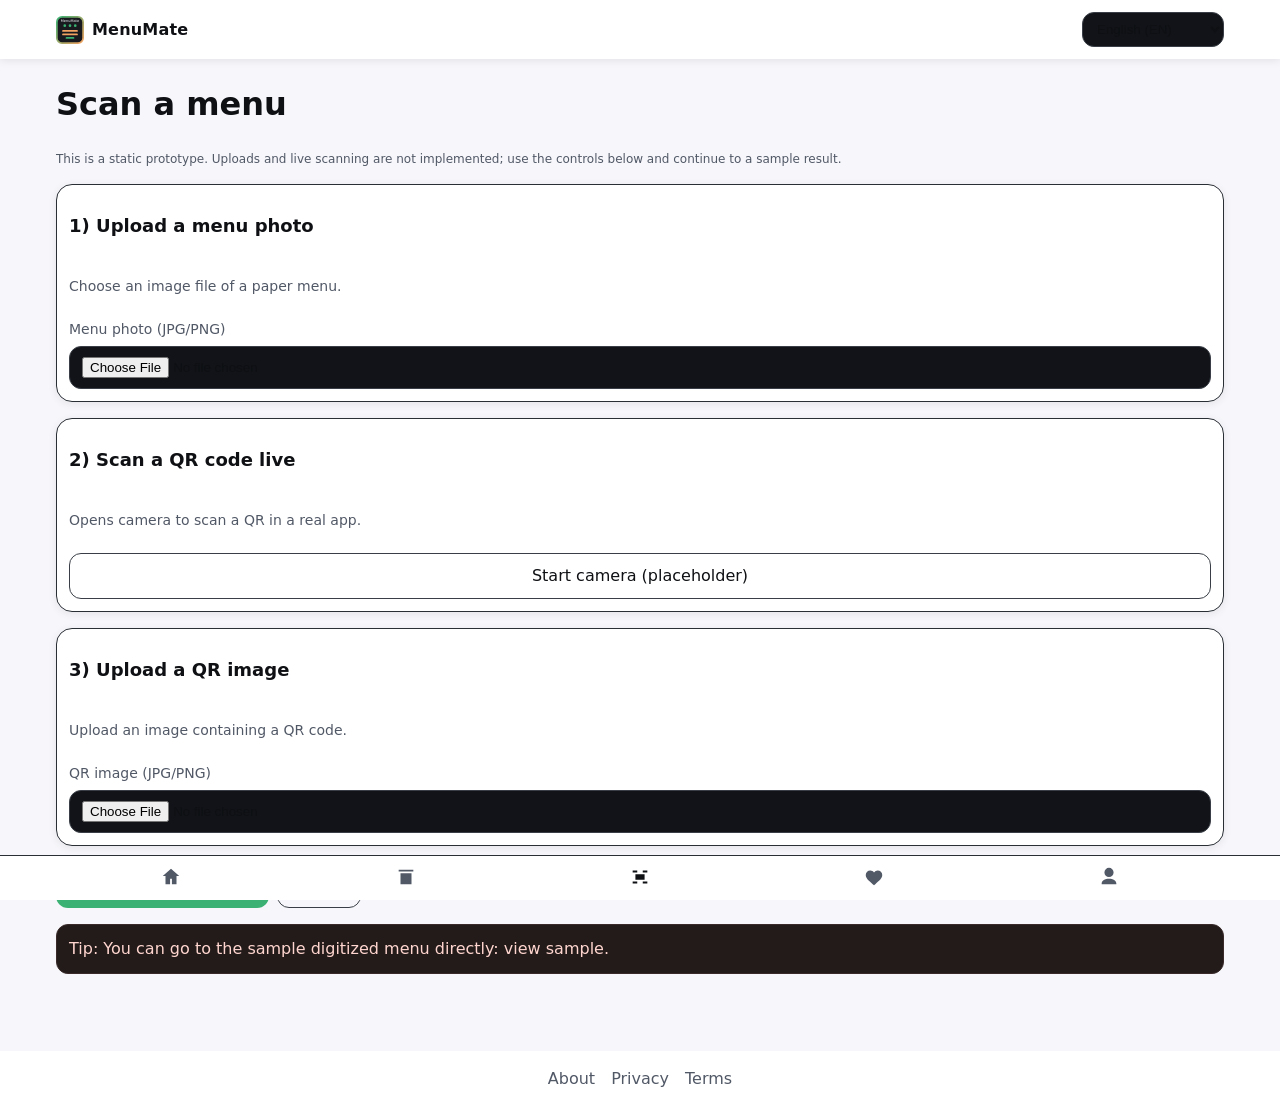
<file: scan.html>
<!doctype html>
<html lang="en">
  <head>
    <meta charset="utf-8">
    <meta name="viewport" content="width=device-width, initial-scale=1">
    <title>MenuMate · Scan</title>
    <link rel="stylesheet" href="/styles.css">
  </head>
  <body>
    <a class="skip-link" href="#main">Skip to content</a>
    <header class="app-header" role="banner">
      <div class="bar container">
        <a class="brand" href="/app-home.html">
          <img src="/assets/logo.svg" alt="MenuMate logo" width="28" height="28">
          <span>MenuMate</span>
        </a>
        <div class="header-actions">
          <label class="visually-hidden" for="lang">Language</label>
          <select id="lang" class="lang-select" aria-label="Language selector">
            <option selected>English (EN)</option>
            <option>Amharic (አማርኛ)</option>
          </select>
        </div>
      </div>
    </header>

    <main id="main" class="container flow">
      <h1>Scan a menu</h1>
      <p class="help">This is a static prototype. Uploads and live scanning are not implemented; use the controls below and continue to a sample result.</p>

      <form class="grid" action="/scan-result.html" method="get" enctype="multipart/form-data">
        <section class="card">
          <div class="card-body">
            <h2 class="card-title">1) Upload a menu photo</h2>
            <p class="card-desc">Choose an image file of a paper menu.</p>
            <label class="field" for="menu-photo">
              <span class="label">Menu photo (JPG/PNG)</span>
              <input class="file" id="menu-photo" name="menu-photo" type="file" accept="image/*">
            </label>
          </div>
        </section>

        <section class="card">
          <div class="card-body">
            <h2 class="card-title">2) Scan a QR code live</h2>
            <p class="card-desc">Opens camera to scan a QR in a real app.</p>
            <button class="btn btn-ghost" type="button" title="Static demo; camera not available">Start camera (placeholder)</button>
          </div>
        </section>

        <section class="card">
          <div class="card-body">
            <h2 class="card-title">3) Upload a QR image</h2>
            <p class="card-desc">Upload an image containing a QR code.</p>
            <label class="field" for="qr-photo">
              <span class="label">QR image (JPG/PNG)</span>
              <input class="file" id="qr-photo" name="qr-photo" type="file" accept="image/*">
            </label>
          </div>
        </section>

        <div class="chips">
          <button class="btn btn-primary" type="submit">Process (go to sample)</button>
          <a class="btn btn-ghost" href="/app-home.html">Cancel</a>
        </div>
      </form>

      <section class="notice" role="note">
        Tip: You can go to the sample digitized menu directly: <a href="/scan-result.html">view sample</a>.
      </section>
    </main>

    <nav class="bottom-nav" role="navigation" aria-label="Primary">
      <div class="inner container">
        <a href="/app-home.html">
          <svg aria-hidden="true" viewBox="0 0 24 24" fill="currentColor"><path d="M12 3l9 8h-3v9h-5v-6H11v6H6v-9H3z"/></svg>
          <span class="visually-hidden">Home</span>
        </a>
        <a href="/restaurants.html">
          <svg aria-hidden="true" viewBox="0 0 24 24" fill="currentColor"><path d="M4 4h16v2H4zm2 4h12v12H6z"/></svg>
          <span class="visually-hidden">Restaurants</span>
        </a>
        <a href="/scan.html" aria-current="page">
          <svg aria-hidden="true" viewBox="0 0 24 24" fill="currentColor"><path d="M4 7V5h5v2zm11 0V5h5v2zM4 19v-2h5v2zm11 0v-2h5v2zM7 9h10v6H7z"/></svg>
          <span class="visually-hidden">Scan</span>
        </a>
        <a href="/favorites.html">
          <svg aria-hidden="true" viewBox="0 0 24 24" fill="currentColor"><path d="M12 21l-1.4-1.2C6 16 3 13.3 3 9.9A4.9 4.9 0 018 5c1.6 0 3 .8 4 2a5.1 5.1 0 014-2 4.9 4.9 0 015 4.9c0 3.4-3 6.1-7.6 9.9z"/></svg>
          <span class="visually-hidden">Favorites</span>
        </a>
        <a href="/profile.html">
          <svg aria-hidden="true" viewBox="0 0 24 24" fill="currentColor"><path d="M12 12a5 5 0 100-10 5 5 0 000 10zm0 2c-4.4 0-8 2.2-8 5v1h16v-1c0-2.8-3.6-5-8-5z"/></svg>
          <span class="visually-hidden">Profile</span>
        </a>
      </div>
    </nav>

    <footer class="app-footer" role="contentinfo">
      <nav class="inner container" aria-label="Footer">
        <a href="/index.html">About</a>
        <a href="#" aria-disabled="true" tabindex="-1">Privacy</a>
        <a href="#" aria-disabled="true" tabindex="-1">Terms</a>
      </nav>
    </footer>
  </body>
</html>
</file>
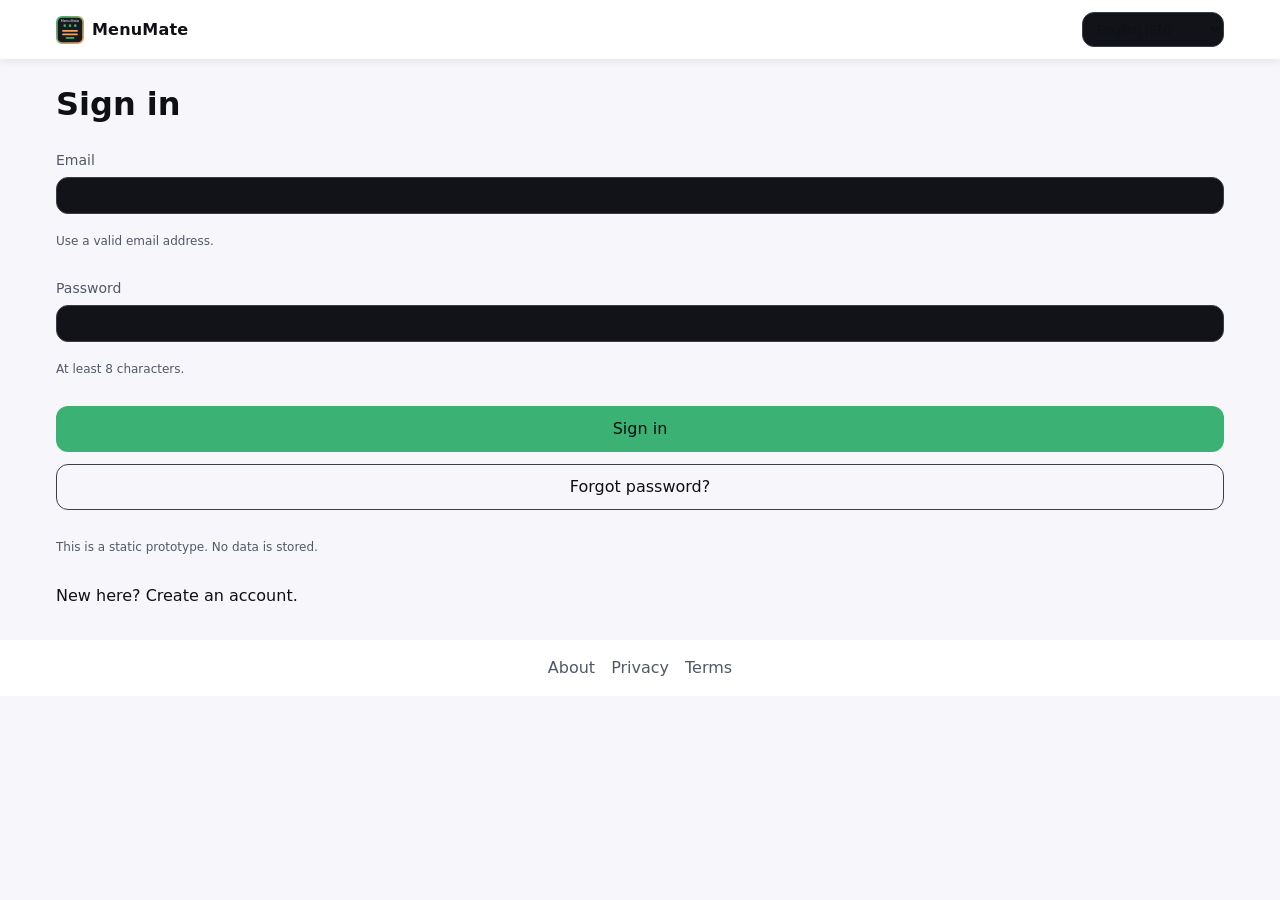
<file: signin.html>
<!doctype html>
<html lang="en">
  <head>
    <meta charset="utf-8">
    <meta name="viewport" content="width=device-width, initial-scale=1">
    <title>MenuMate · Sign in</title>
    <link rel="stylesheet" href="/styles.css">
  </head>
  <body>
    <a class="skip-link" href="#main">Skip to content</a>
    <header class="app-header" role="banner">
      <div class="bar container">
        <a class="brand" href="/index.html">
          <img src="/assets/logo.svg" alt="MenuMate logo" width="28" height="28">
          <span>MenuMate</span>
        </a>
        <div class="header-actions">
          <label class="visually-hidden" for="lang">Language</label>
          <select id="lang" class="lang-select" aria-label="Language selector">
            <option selected>English (EN)</option>
            <option>Amharic (አማርኛ)</option>
          </select>
        </div>
      </div>
    </header>

    <main id="main" class="container flow">
      <h1>Sign in</h1>
      <form class="grid" action="/app-home.html" method="get" aria-describedby="signin-note">
        <div class="field">
          <label class="label" for="email">Email</label>
          <input class="input" id="email" name="email" type="email" autocomplete="email" required>
          <p class="help">Use a valid email address.</p>
        </div>
        <div class="field">
          <label class="label" for="password">Password</label>
          <input class="input" id="password" name="password" type="password" autocomplete="current-password" minlength="8" required>
          <p class="help">At least 8 characters.</p>
        </div>
        <div class="grid" style="grid-template-columns: 1fr; gap: 12px;">
          <button class="btn btn-primary" type="submit">Sign in</button>
          <a class="btn btn-ghost" href="/forgot-password.html">Forgot password?</a>
        </div>
        <p id="signin-note" class="help">This is a static prototype. No data is stored.</p>
      </form>
      <p class="mt-4">New here? <a href="/signup.html">Create an account</a>.</p>
    </main>

    <footer class="app-footer" role="contentinfo">
      <nav class="inner container" aria-label="Footer">
        <a href="/index.html">About</a>
        <a href="#" aria-disabled="true" tabindex="-1">Privacy</a>
        <a href="#" aria-disabled="true" tabindex="-1">Terms</a>
      </nav>
    </footer>
  </body>
</html>
</file>
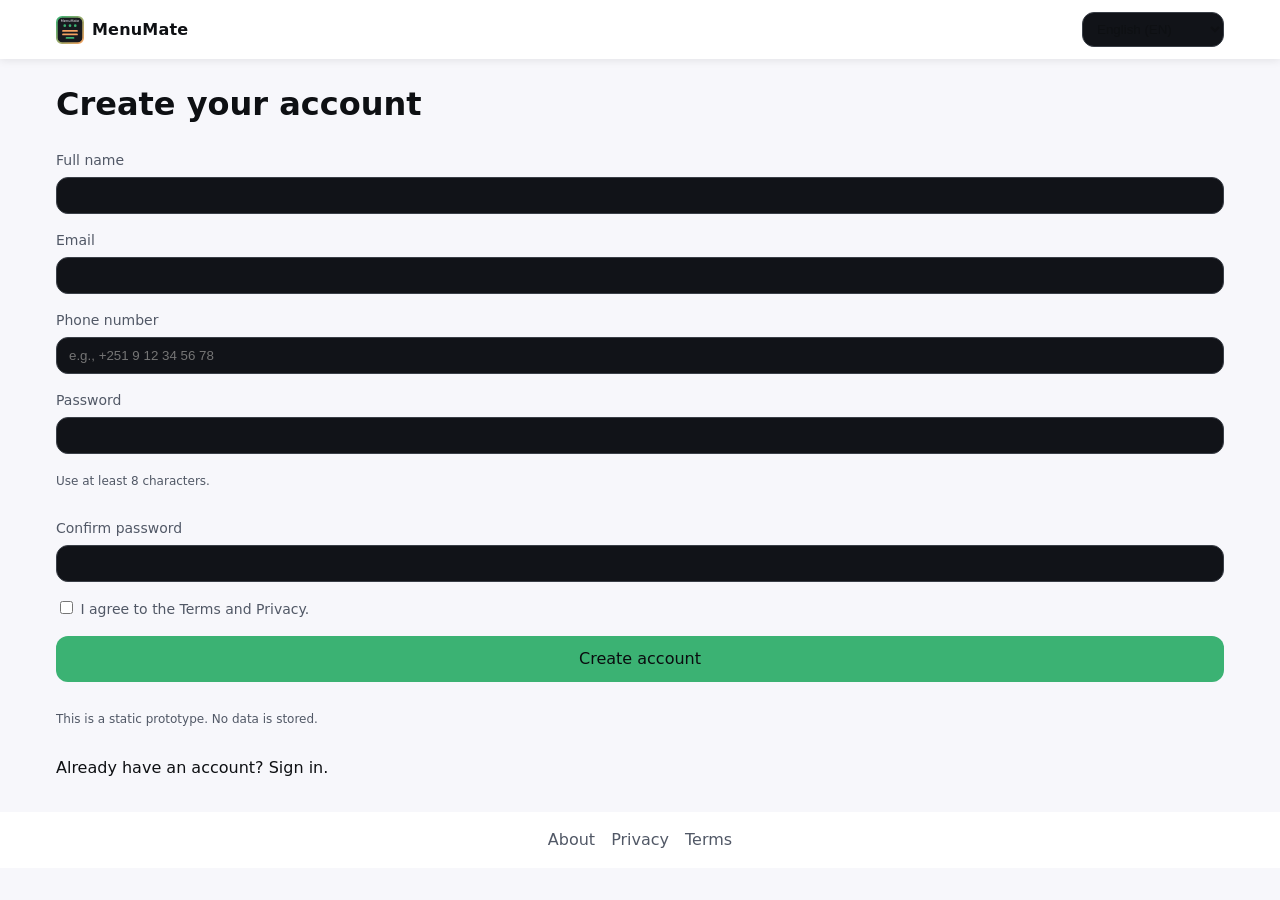
<file: signup.html>
<!doctype html>
<html lang="en">
  <head>
    <meta charset="utf-8">
    <meta name="viewport" content="width=device-width, initial-scale=1">
    <title>MenuMate · Sign up</title>
    <link rel="stylesheet" href="/styles.css">
  </head>
  <body>
    <a class="skip-link" href="#main">Skip to content</a>
    <header class="app-header" role="banner">
      <div class="bar container">
        <a class="brand" href="/index.html">
          <img src="/assets/logo.svg" alt="MenuMate logo" width="28" height="28">
          <span>MenuMate</span>
        </a>
        <div class="header-actions">
          <label class="visually-hidden" for="lang">Language</label>
          <select id="lang" class="lang-select" aria-label="Language selector">
            <option selected>English (EN)</option>
            <option>Amharic (አማርኛ)</option>
          </select>
        </div>
      </div>
    </header>

    <main id="main" class="container flow">
      <h1>Create your account</h1>
      <form class="grid" action="/app-home.html" method="get" aria-describedby="signup-note">
        <div class="field">
          <label class="label" for="name">Full name</label>
          <input class="input" id="name" name="name" type="text" autocomplete="name" required>
        </div>
        <div class="field">
          <label class="label" for="email">Email</label>
          <input class="input" id="email" name="email" type="email" autocomplete="email" required>
        </div>
        <div class="field">
          <label class="label" for="phone">Phone number</label>
          <input class="input" id="phone" name="phone" type="tel" autocomplete="tel" placeholder="e.g., +251 9 12 34 56 78" required>
        </div>
        <div class="field">
          <label class="label" for="password">Password</label>
          <input class="input" id="password" name="password" type="password" autocomplete="new-password" minlength="8" required>
          <p class="help">Use at least 8 characters.</p>
        </div>
        <div class="field">
          <label class="label" for="confirm">Confirm password</label>
          <input class="input" id="confirm" name="confirm" type="password" minlength="8" required>
        </div>
        <div class="field">
          <label class="label" for="agree">
            <input id="agree" name="agree" type="checkbox" required>
            I agree to the <a href="#" aria-disabled="true" tabindex="-1">Terms</a> and <a href="#" aria-disabled="true" tabindex="-1">Privacy</a>.
          </label>
        </div>
        <button class="btn btn-primary" type="submit">Create account</button>
        <p id="signup-note" class="help">This is a static prototype. No data is stored.</p>
      </form>
      <p class="mt-4">Already have an account? <a href="/signin.html">Sign in</a>.</p>
    </main>

    <footer class="app-footer" role="contentinfo">
      <nav class="inner container" aria-label="Footer">
        <a href="/index.html">About</a>
        <a href="#" aria-disabled="true" tabindex="-1">Privacy</a>
        <a href="#" aria-disabled="true" tabindex="-1">Terms</a>
      </nav>
    </footer>
  </body>
</html>
</file>
<file: styles.css>
/* MenuMate Shared Styles - Mobile-first, Accessible, No JS */

:root {
  /* Colors */
  --bg: #0f0f11;
  --surface: #181a1f;
  --muted: #8a8f98;
  --text: #f5f7fa;
  --brand: #3bb273;
  --brand-2: #f4a261;
  --danger: #e76f51;
  --warning: #e9c46a;

  /* Elevation & Radii */
  --radius-sm: 8px;
  --radius-md: 12px;
  --radius-lg: 16px;
  --shadow-sm: 0 2px 8px rgba(0,0,0,0.25);
  --shadow-md: 0 6px 16px rgba(0,0,0,0.35);

  /* Spacing scale (4px base) */
  --space-1: 4px;
  --space-2: 8px;
  --space-3: 12px;
  --space-4: 16px;
  --space-5: 20px;
  --space-6: 24px;
  --space-8: 32px;
  --space-10: 40px;
  --space-12: 48px;

  /* Typography */
  --font-sans: system-ui, -apple-system, Segoe UI, Roboto, Ubuntu, Cantarell, Helvetica, Arial, "Apple Color Emoji", "Segoe UI Emoji";
  --fs-12: 0.75rem;
  --fs-14: 0.875rem;
  --fs-16: 1rem;
  --fs-18: 1.125rem;
  --fs-20: 1.25rem;
  --fs-24: 1.5rem;
  --fs-28: 1.75rem;
  --fs-32: 2rem;
  --line: 1.5;

  /* Layout */
  --content-max: 1200px;
  --container-padding: var(--space-4);

  /* Form */
  --focus-ring: 2px solid #a6f3c9;
}

/* Light mode support */
@media (prefers-color-scheme: light) {
  :root {
    --bg: #f7f7fb;
    --surface: #ffffff;
    --text: #0e1013;
    --muted: #515866;
    --shadow-sm: 0 2px 8px rgba(0,0,0,0.08);
    --shadow-md: 0 6px 16px rgba(0,0,0,0.12);
  }
}

/* Base reset */
* { box-sizing: border-box; }
html { -webkit-text-size-adjust: 100%; }
html, body { height: 100%; }
body {
  margin: 0;
  font-family: var(--font-sans);
  font-size: var(--fs-16);
  line-height: var(--line);
  color: var(--text);
  background: var(--bg);
}
img { max-width: 100%; height: auto; display: block; }
a { color: inherit; text-decoration: none; }
button { font: inherit; }

/* Accessibility */
.skip-link {
  position: absolute;
  left: -9999px;
  top: auto;
  width: 1px;
  height: 1px;
  overflow: hidden;
}
.skip-link:focus {
  left: 16px;
  top: 16px;
  width: auto;
  height: auto;
  background: var(--brand);
  color: #0a0c0f;
  padding: var(--space-2) var(--space-3);
  border-radius: var(--radius-sm);
  z-index: 1000;
}
.visually-hidden { position: absolute; width: 1px; height: 1px; padding: 0; margin: -1px; overflow: hidden; clip: rect(0,0,0,0); white-space: nowrap; border: 0; }

/* Layout helpers */
.container { max-width: var(--content-max); margin-inline: auto; padding-inline: var(--container-padding); }
.flow > * + * { margin-top: var(--space-4); }
.grid { display: grid; gap: var(--space-4); }
.grid.cols-2 { grid-template-columns: 1fr; }
.grid.cols-3 { grid-template-columns: 1fr; }
.grid.cols-4 { grid-template-columns: 1fr; }
@media (min-width: 600px) {
  .grid.cols-2 { grid-template-columns: repeat(2, 1fr); }
  .grid.cols-3 { grid-template-columns: repeat(2, 1fr); }
}
@media (min-width: 900px) {
  .grid.cols-3 { grid-template-columns: repeat(3, 1fr); }
  .grid.cols-4 { grid-template-columns: repeat(3, 1fr); }
}
@media (min-width: 1200px) {
  .grid.cols-4 { grid-template-columns: repeat(4, 1fr); }
}

/* Spacing utilities */
.mt-1 { margin-top: var(--space-1); }
.mt-2 { margin-top: var(--space-2); }
.mt-3 { margin-top: var(--space-3); }
.mt-4 { margin-top: var(--space-4); }
.mt-6 { margin-top: var(--space-6); }
.mb-1 { margin-bottom: var(--space-1); }
.mb-2 { margin-bottom: var(--space-2); }
.mb-3 { margin-bottom: var(--space-3); }
.mb-4 { margin-bottom: var(--space-4); }
.mb-6 { margin-bottom: var(--space-6); }
.p-3 { padding: var(--space-3); }
.p-4 { padding: var(--space-4); }
.p-6 { padding: var(--space-6); }

/* Header */
.app-header {
  position: sticky;
  top: 0;
  z-index: 10;
  background: var(--surface);
  box-shadow: var(--shadow-sm);
}
.app-header .bar {
  display: flex;
  align-items: center;
  justify-content: space-between;
  padding: var(--space-3) var(--space-4);
}
.brand {
  display: inline-flex;
  align-items: center;
  gap: var(--space-2);
  font-weight: 700;
  letter-spacing: 0.2px;
}
.brand svg { width: 28px; height: 28px; }
.header-actions { display: flex; align-items: center; gap: var(--space-3); }

/* Footer */
.app-footer { background: var(--surface); margin-top: var(--space-8); }
.app-footer .inner { padding: var(--space-4); display: flex; gap: var(--space-4); justify-content: center; flex-wrap: wrap; }
.app-footer a { color: var(--muted); }
.app-footer a:hover, .app-footer a:focus { color: var(--text); text-decoration: underline; }

/* Buttons */
.btn { display: inline-flex; align-items: center; justify-content: center; gap: var(--space-2); padding: 10px 14px; border-radius: var(--radius-md); border: 1px solid transparent; background: #2a2f36; color: var(--text); cursor: pointer; text-align: center; transition: transform 0.02s ease-in-out, background 0.2s; }
.btn:hover, .btn:focus { background: #323844; }
.btn:active { transform: translateY(1px); }
.btn-primary { background: var(--brand); color: #0a0c0f; }
.btn-primary:hover, .btn-primary:focus { filter: brightness(0.95); }
.btn-secondary { background: var(--brand-2); color: #0a0c0f; }
.btn-ghost { background: transparent; border-color: #3a3f47; }
.btn[disabled], .btn[aria-disabled="true"] { opacity: 0.6; cursor: not-allowed; }
.btn svg { width: 18px; height: 18px; }

/* Forms */
.field { display: grid; gap: 6px; }
.label { font-size: var(--fs-14); color: var(--muted); }
.input, .select, .textarea, .file {
  width: 100%;
  padding: 10px 12px;
  border-radius: var(--radius-md);
  border: 1px solid #3a3f47;
  background: #111318;
  color: var(--text);
}
.textarea { min-height: 120px; resize: vertical; }
.help { font-size: var(--fs-12); color: var(--muted); }
input:focus, select:focus, textarea:focus, button:focus { outline: var(--focus-ring); outline-offset: 2px; }

/* Search */
.search-bar { display: grid; gap: var(--space-3); background: var(--surface); border: 1px solid #2a2f36; padding: var(--space-3); border-radius: var(--radius-lg); box-shadow: var(--shadow-sm); }
.search-row { display: grid; grid-template-columns: 1fr; gap: var(--space-3); }
@media (min-width: 600px) { .search-row { grid-template-columns: 2fr 1fr; } }

/* Cards */
.card { background: var(--surface); border: 1px solid #2a2f36; border-radius: var(--radius-lg); overflow: hidden; box-shadow: var(--shadow-sm); display: flex; flex-direction: column; }
.card:hover, .card:focus-within { border-color: #3a3f47; box-shadow: var(--shadow-md); }
.card-media { aspect-ratio: 16 / 9; background: #0e1117; display: block; }
.card-body { padding: var(--space-3); display: grid; gap: var(--space-2); }
.card-title { font-size: var(--fs-18); font-weight: 600; }
.card-desc { font-size: var(--fs-14); color: var(--muted); }
.card-meta { margin-top: auto; display: flex; align-items: center; justify-content: space-between; color: var(--muted); font-size: var(--fs-12); padding: var(--space-3); border-top: 1px solid #2a2f36; }

/* Chips */
.chips { display: flex; flex-wrap: wrap; gap: var(--space-2); }
.chip { display: inline-flex; align-items: center; gap: 6px; padding: 6px 10px; border-radius: 999px; background: #1f232b; color: var(--text); border: 1px solid #2a2f36; font-size: var(--fs-12); }

/* Rating stars (CSS only) */
.rating { display: inline-flex; flex-direction: row-reverse; gap: 6px; }
.rating input { position: absolute; opacity: 0; }
.rating label { cursor: pointer; color: #555b66; font-size: 1.1rem; }
.rating label::before { content: "★"; }
.rating input:checked ~ label, .rating label:hover, .rating label:hover ~ label { color: #f5d142; }

/* Tabs (CSS only using radios) */
.tabs { display: grid; gap: var(--space-3); }
.tab-list { display: flex; gap: var(--space-2); flex-wrap: wrap; }
.tab-list label { padding: 8px 12px; border-radius: var(--radius-md); background: #1a1e25; border: 1px solid #2a2f36; cursor: pointer; }
.tab-panel { display: none; }
input[type="radio"][name="tabs"]:checked + label { background: var(--brand); color: #0a0c0f; }
/* Panels follow a hidden input+label+panel pattern */

/* Bottom nav */
.bottom-nav { position: sticky; bottom: 0; left: 0; right: 0; background: var(--surface); border-top: 1px solid #2a2f36; padding-bottom: env(safe-area-inset-bottom); z-index: 10; }
.bottom-nav .inner { display: grid; grid-template-columns: repeat(5, 1fr); gap: 4px; }
.bottom-nav a { display: flex; flex-direction: column; align-items: center; justify-content: center; padding: 10px 6px; color: var(--muted); }
.bottom-nav a[aria-current="page"] { color: var(--text); }
.bottom-nav svg { width: 22px; height: 22px; margin-bottom: 2px; }

/* Banner / Notice */
.banner { background: linear-gradient(135deg, rgba(59,178,115,0.15), rgba(244,162,97,0.15)); border: 1px solid #2a2f36; border-radius: var(--radius-lg); padding: var(--space-4); }
.notice { border-radius: var(--radius-md); padding: var(--space-3); background: #231b1a; border: 1px solid #3a2b2a; color: #ffd6cf; }

/* Pagination */
.pagination { display: flex; gap: 8px; justify-content: center; }
.pagination a { padding: 8px 12px; border: 1px solid #2a2f36; border-radius: var(--radius-md); background: var(--surface); color: var(--text); }
.pagination a[aria-current="page"] { background: var(--brand); color: #0a0c0f; border-color: transparent; }

/* Hero */
.hero { display: grid; gap: var(--space-4); padding: var(--space-6) var(--space-4); text-align: center; background: radial-gradient(1200px 400px at 50% -300px, rgba(59,178,115,0.25), transparent), var(--bg); }
.hero h1 { font-size: clamp(1.6rem, 3vw, 2.4rem); margin: 0; }
.hero p { color: var(--muted); margin: 0; }
.hero-ctas { display: flex; gap: var(--space-3); justify-content: center; flex-wrap: wrap; }

/* Lists */
.list { display: grid; gap: var(--space-3); list-style: none; padding: 0; margin: 0; }

/* Media helpers */
.cover { object-fit: cover; object-position: center; }
.round { border-radius: 999px; }

/* Header language selector */
.lang-select { background: #111318; color: var(--text); border: 1px solid #3a3f47; border-radius: var(--radius-md); padding: 8px 10px; }

/* Tables (if any) */
.table { width: 100%; border-collapse: collapse; }
.table th, .table td { padding: 10px; border-bottom: 1px solid #2a2f36; text-align: left; }
.table th { color: var(--muted); font-weight: 600; }

/* Print styles */
@media print {
  body { background: #fff; color: #000; font-size: 12pt; }
  .app-header, .bottom-nav, .app-footer, .btn, .banner, .notice, .search-bar { display: none !important; }
  .card, .tab-list { border: none; box-shadow: none; }
  .container { padding: 0; }
}

/* Tabs toggle rules */
.tabs input[type="radio"] { position: absolute; opacity: 0; }
.tabs .panels > .tab-panel { display: none; }
#tab-menu:checked ~ .tab-list label[for="tab-menu"],
#tab-about:checked ~ .tab-list label[for="tab-about"],
#tab-reviews:checked ~ .tab-list label[for="tab-reviews"] { background: var(--brand); color: #0a0c0f; }
#tab-menu:checked ~ .panels #panel-menu { display: block; }
#tab-about:checked ~ .panels #panel-about { display: block; }
#tab-reviews:checked ~ .panels #panel-reviews { display: block; }

/* Empty state */
.empty { text-align: center; border: 1px dashed #2a2f36; border-radius: var(--radius-lg); padding: var(--space-6); color: var(--muted); }

/* Avatar */
.avatar { width: 36px; height: 36px; border-radius: 50%; background: #2a2f36; display: inline-flex; align-items: center; justify-content: center; color: var(--muted); font-weight: 600; }
</file>
